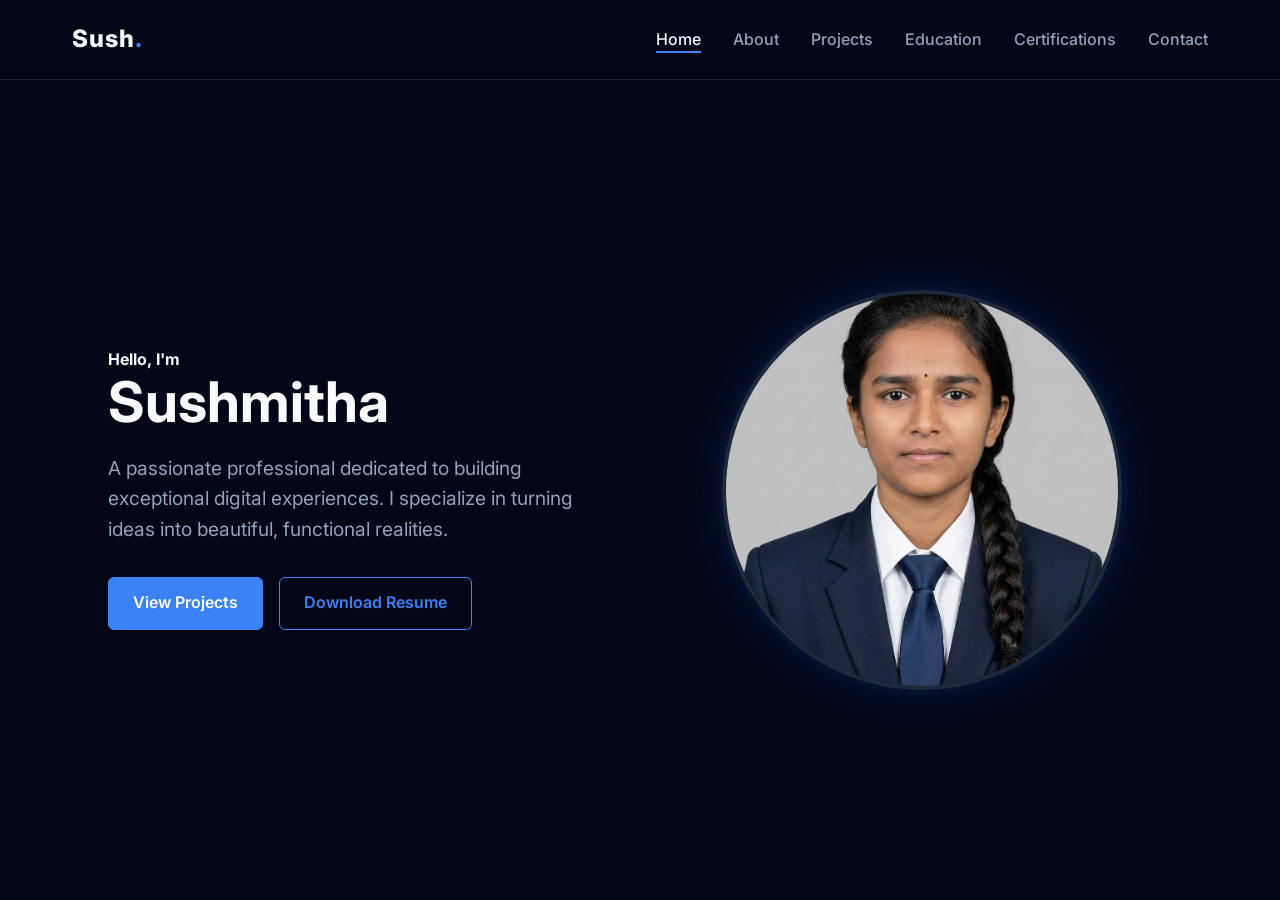
<file: index.html>
<!DOCTYPE html>
<html lang="en">
<head>
    <meta charset="UTF-8">
    <meta name="viewport" content="width=device-width, initial-scale=1.0">
    <title>Sushmitha | Professional Portfolio</title>
    <meta name="description" content="Professional portfolio of Sushmitha, showcasing projects, education, and certifications.">
    
    <!-- Google Fonts -->
    <link rel="preconnect" href="https://fonts.googleapis.com">
    <link rel="preconnect" href="https://fonts.gstatic.com" crossorigin>
    <link href="https://fonts.googleapis.com/css2?family=Inter:wght@300;400;500;600;700;800&display=swap" rel="stylesheet">
    
    <!-- Custom CSS -->
    <link rel="stylesheet" href="assets/css/style.css">
    
    <!-- Font Awesome for Icons -->
    <link rel="stylesheet" href="https://cdnjs.cloudflare.com/ajax/libs/font-awesome/6.4.0/css/all.min.css">
</head>
<body>

    <!-- Navigation -->
    <nav class="navbar">
        <div class="container nav-container">
            <a href="index.html" class="logo">Sush<span>.</span></a>
            <button class="mobile-menu-btn"><i class="fas fa-bars"></i></button>
            <ul class="nav-links">
                <li><a href="index.html" class="nav-link active">Home</a></li>
                <li><a href="about.html" class="nav-link">About</a></li>
                <li><a href="projects.html" class="nav-link">Projects</a></li>
                <li><a href="education.html" class="nav-link">Education</a></li>
                <li><a href="certifications.html" class="nav-link">Certifications</a></li>
                <li><a href="contact.html" class="nav-link">Contact</a></li>
            </ul>
        </div>
    </nav>

    <!-- Hero Section -->
    <section class="hero" id="home">
        <div class="container hero-content">
            <div class="hero-text fade-in">
                <h4>Hello, I'm</h4>
                <h1>Sushmitha</h1>
                <p>A passionate professional dedicated to building exceptional digital experiences. I specialize in turning ideas into beautiful, functional realities.</p>
                
                <div class="hero-buttons">
                    <a href="projects.html" class="btn btn-primary">View Projects</a>
                    <a href="WhatsApp Image 2026-05-03 at 1.19.05 PM.jpeg" download="Sushmitha_Resume" class="btn btn-outline">Download Resume</a>
                </div>
            </div>
            
            <div class="hero-image-container fade-in" style="animation-delay: 0.2s;">
                <img src="WhatsApp Image 2026-05-03 at 1.15.48 PM.jpeg" alt="Sushmitha" class="hero-image">
            </div>
        </div>
    </section>

    <!-- JS -->
    <script src="assets/js/main.js"></script>
</body>
</html>
</file>
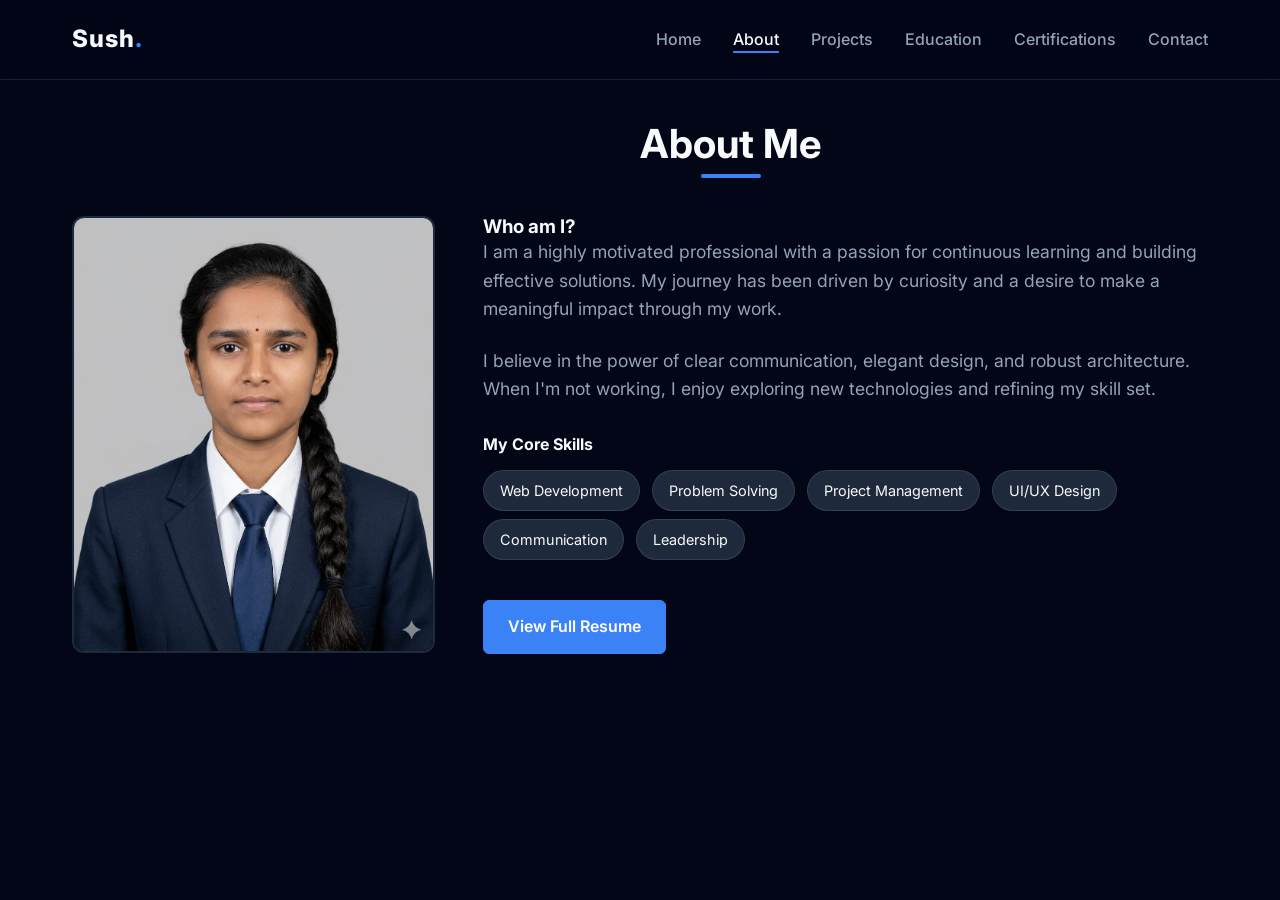
<file: about.html>
<!DOCTYPE html>
<html lang="en">
<head>
    <meta charset="UTF-8">
    <meta name="viewport" content="width=device-width, initial-scale=1.0">
    <title>About | Sushmitha</title>
    
    <!-- Google Fonts -->
    <link rel="preconnect" href="https://fonts.googleapis.com">
    <link rel="preconnect" href="https://fonts.gstatic.com" crossorigin>
    <link href="https://fonts.googleapis.com/css2?family=Inter:wght@300;400;500;600;700;800&display=swap" rel="stylesheet">
    
    <!-- Custom CSS -->
    <link rel="stylesheet" href="assets/css/style.css">
    
    <!-- Font Awesome -->
    <link rel="stylesheet" href="https://cdnjs.cloudflare.com/ajax/libs/font-awesome/6.4.0/css/all.min.css">
</head>
<body>

    <!-- Navigation -->
    <nav class="navbar">
        <div class="container nav-container">
            <a href="index.html" class="logo">Sush<span>.</span></a>
            <button class="mobile-menu-btn"><i class="fas fa-bars"></i></button>
            <ul class="nav-links">
                <li><a href="index.html" class="nav-link">Home</a></li>
                <li><a href="about.html" class="nav-link active">About</a></li>
                <li><a href="projects.html" class="nav-link">Projects</a></li>
                <li><a href="education.html" class="nav-link">Education</a></li>
                <li><a href="certifications.html" class="nav-link">Certifications</a></li>
                <li><a href="contact.html" class="nav-link">Contact</a></li>
            </ul>
        </div>
    </nav>

    <!-- About Section -->
    <section class="section" style="padding-top: 120px;">
        <div class="container">
            <h2 class="section-title fade-in">About Me</h2>
            
            <div class="about-grid">
                <div class="about-image fade-in" style="animation-delay: 0.2s;">
                    <img src="WhatsApp Image 2026-05-03 at 1.15.48 PM.jpeg" alt="Sushmitha" style="border-radius: 12px; border: 2px solid var(--secondary-color);">
                </div>
                
                <div class="about-details fade-in" style="animation-delay: 0.4s;">
                    <h3>Who am I?</h3>
                    <p>I am a highly motivated professional with a passion for continuous learning and building effective solutions. My journey has been driven by curiosity and a desire to make a meaningful impact through my work.</p>
                    <p>I believe in the power of clear communication, elegant design, and robust architecture. When I'm not working, I enjoy exploring new technologies and refining my skill set.</p>
                    
                    <div class="skills-container">
                        <h4 style="margin-bottom: 1rem;">My Core Skills</h4>
                        <span class="skill-tag">Web Development</span>
                        <span class="skill-tag">Problem Solving</span>
                        <span class="skill-tag">Project Management</span>
                        <span class="skill-tag">UI/UX Design</span>
                        <span class="skill-tag">Communication</span>
                        <span class="skill-tag">Leadership</span>
                    </div>
                    
                    <div style="margin-top: 2rem;">
                        <a href="WhatsApp Image 2026-05-03 at 1.19.05 PM.jpeg" download="Sushmitha_Resume" class="btn btn-primary">View Full Resume</a>
                    </div>
                </div>
            </div>
        </div>
    </section>

    <!-- JS -->
    <script src="assets/js/main.js"></script>
</body>
</html>
</file>
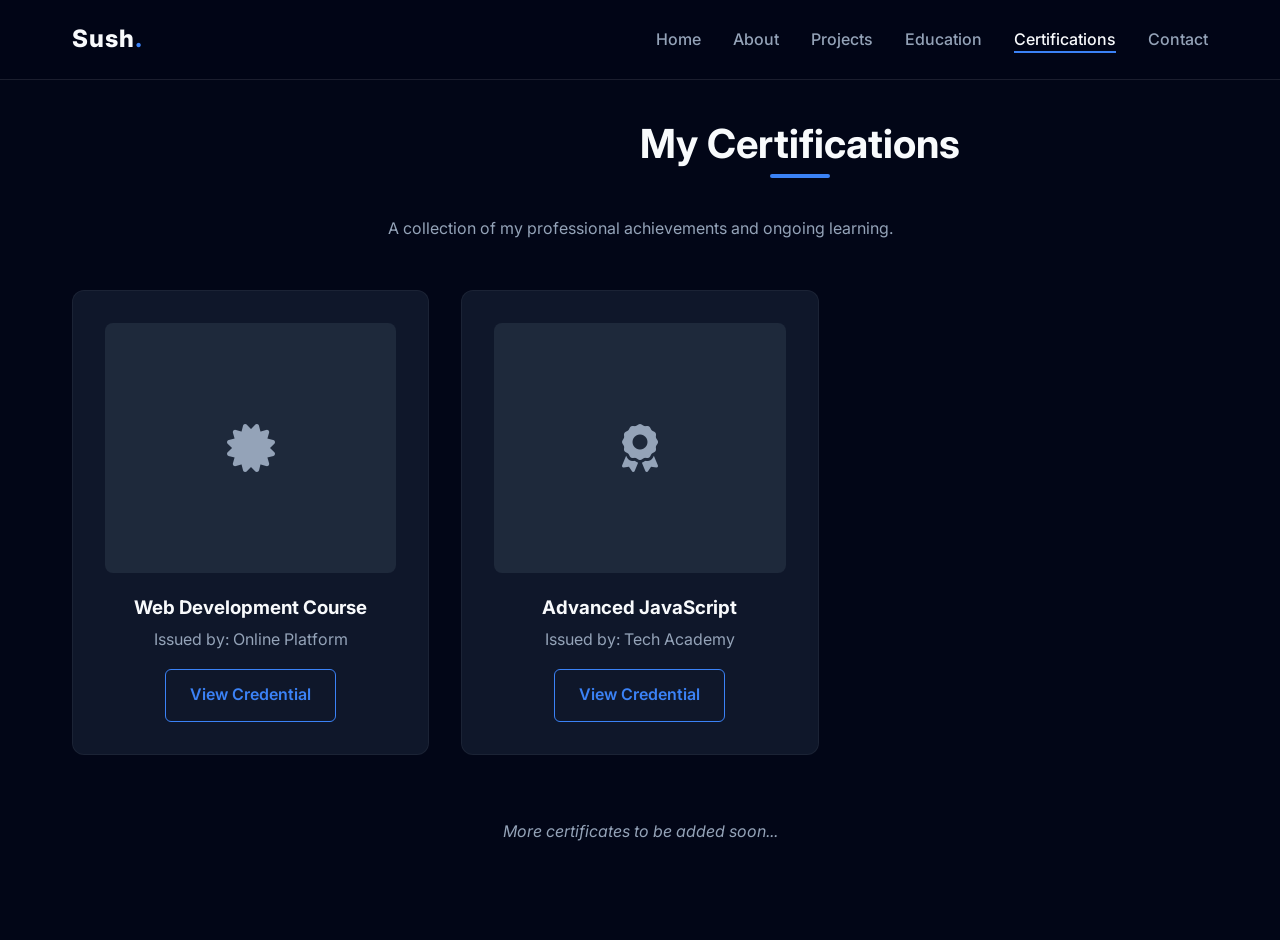
<file: certifications.html>
<!DOCTYPE html>
<html lang="en">
<head>
    <meta charset="UTF-8">
    <meta name="viewport" content="width=device-width, initial-scale=1.0">
    <title>Certifications | Sushmitha</title>
    
    <link rel="preconnect" href="https://fonts.googleapis.com">
    <link rel="preconnect" href="https://fonts.gstatic.com" crossorigin>
    <link href="https://fonts.googleapis.com/css2?family=Inter:wght@300;400;500;600;700;800&display=swap" rel="stylesheet">
    <link rel="stylesheet" href="assets/css/style.css">
    <link rel="stylesheet" href="https://cdnjs.cloudflare.com/ajax/libs/font-awesome/6.4.0/css/all.min.css">
</head>
<body>

    <!-- Navigation -->
    <nav class="navbar">
        <div class="container nav-container">
            <a href="index.html" class="logo">Sush<span>.</span></a>
            <button class="mobile-menu-btn"><i class="fas fa-bars"></i></button>
            <ul class="nav-links">
                <li><a href="index.html" class="nav-link">Home</a></li>
                <li><a href="about.html" class="nav-link">About</a></li>
                <li><a href="projects.html" class="nav-link">Projects</a></li>
                <li><a href="education.html" class="nav-link">Education</a></li>
                <li><a href="certifications.html" class="nav-link active">Certifications</a></li>
                <li><a href="contact.html" class="nav-link">Contact</a></li>
            </ul>
        </div>
    </nav>

    <!-- Certifications Section -->
    <section class="section" style="padding-top: 120px;">
        <div class="container">
            <h2 class="section-title fade-in">My Certifications</h2>
            <p class="fade-in" style="text-align: center; color: var(--text-muted); margin-bottom: 3rem;">A collection of my professional achievements and ongoing learning.</p>
            
            <div class="certs-grid">
                <!-- Example Placeholder Certificate (You can replace this later) -->
                <div class="card cert-card fade-in">
                    <!-- Replace the src with your actual certificate image when you have it -->
                    <div style="width: 100%; height: 250px; background-color: var(--secondary-color); border-radius: 8px; margin-bottom: 1.5rem; display: flex; align-items: center; justify-content: center; color: var(--text-muted);">
                        <i class="fas fa-certificate fa-3x"></i>
                    </div>
                    <h3 style="margin-bottom: 0.5rem;">Web Development Course</h3>
                    <p style="color: var(--text-muted); margin-bottom: 1rem;">Issued by: Online Platform</p>
                    <a href="#" class="btn btn-outline">View Credential</a>
                </div>
                
                <!-- Another Placeholder -->
                <div class="card cert-card fade-in" style="animation-delay: 0.2s;">
                    <div style="width: 100%; height: 250px; background-color: var(--secondary-color); border-radius: 8px; margin-bottom: 1.5rem; display: flex; align-items: center; justify-content: center; color: var(--text-muted);">
                        <i class="fas fa-award fa-3x"></i>
                    </div>
                    <h3 style="margin-bottom: 0.5rem;">Advanced JavaScript</h3>
                    <p style="color: var(--text-muted); margin-bottom: 1rem;">Issued by: Tech Academy</p>
                    <a href="#" class="btn btn-outline">View Credential</a>
                </div>
            </div>
            
            <div style="text-align: center; margin-top: 4rem;" class="fade-in">
                <p style="color: var(--text-muted); font-style: italic;">More certificates to be added soon...</p>
            </div>
        </div>
    </section>

    <!-- JS -->
    <script src="assets/js/main.js"></script>
</body>
</html>
</file>
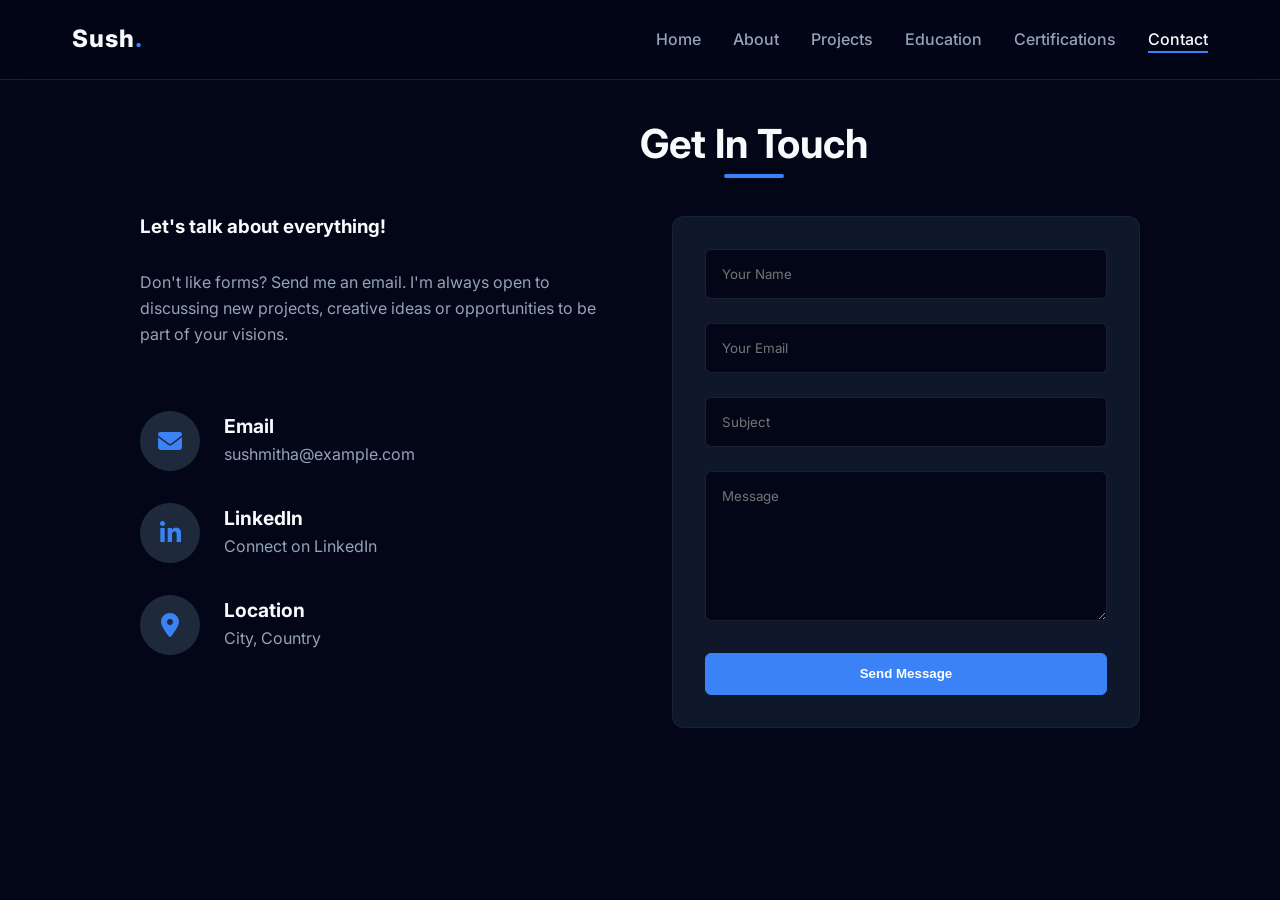
<file: contact.html>
<!DOCTYPE html>
<html lang="en">
<head>
    <meta charset="UTF-8">
    <meta name="viewport" content="width=device-width, initial-scale=1.0">
    <title>Contact | Sushmitha</title>
    
    <link rel="preconnect" href="https://fonts.googleapis.com">
    <link rel="preconnect" href="https://fonts.gstatic.com" crossorigin>
    <link href="https://fonts.googleapis.com/css2?family=Inter:wght@300;400;500;600;700;800&display=swap" rel="stylesheet">
    <link rel="stylesheet" href="assets/css/style.css">
    <link rel="stylesheet" href="https://cdnjs.cloudflare.com/ajax/libs/font-awesome/6.4.0/css/all.min.css">
    
    <style>
        .contact-form {
            background-color: var(--bg-card);
            padding: 2rem;
            border-radius: 12px;
            border: 1px solid rgba(255, 255, 255, 0.05);
        }
        
        .form-group {
            margin-bottom: 1.5rem;
        }
        
        .form-control {
            width: 100%;
            padding: 1rem;
            background-color: var(--bg-dark);
            border: 1px solid rgba(255, 255, 255, 0.1);
            color: var(--text-main);
            border-radius: 6px;
            font-family: inherit;
        }
        
        .form-control:focus {
            outline: none;
            border-color: var(--accent-color);
        }
        
        textarea.form-control {
            resize: vertical;
            min-height: 150px;
        }
    </style>
</head>
<body>

    <!-- Navigation -->
    <nav class="navbar">
        <div class="container nav-container">
            <a href="index.html" class="logo">Sush<span>.</span></a>
            <button class="mobile-menu-btn"><i class="fas fa-bars"></i></button>
            <ul class="nav-links">
                <li><a href="index.html" class="nav-link">Home</a></li>
                <li><a href="about.html" class="nav-link">About</a></li>
                <li><a href="projects.html" class="nav-link">Projects</a></li>
                <li><a href="education.html" class="nav-link">Education</a></li>
                <li><a href="certifications.html" class="nav-link">Certifications</a></li>
                <li><a href="contact.html" class="nav-link active">Contact</a></li>
            </ul>
        </div>
    </nav>

    <!-- Contact Section -->
    <section class="section" style="padding-top: 120px;">
        <div class="container">
            <h2 class="section-title fade-in">Get In Touch</h2>
            
            <div class="contact-container">
                <!-- Contact Info -->
                <div class="contact-info fade-in" style="animation-delay: 0.2s;">
                    <h3>Let's talk about everything!</h3>
                    <p style="color: var(--text-muted); margin-bottom: 2rem;">Don't like forms? Send me an email. I'm always open to discussing new projects, creative ideas or opportunities to be part of your visions.</p>
                    
                    <div class="contact-item">
                        <div class="contact-icon">
                            <i class="fas fa-envelope"></i>
                        </div>
                        <div class="contact-text">
                            <h4>Email</h4>
                            <a href="mailto:sushmitha@example.com">sushmitha@example.com</a>
                        </div>
                    </div>
                    
                    <div class="contact-item">
                        <div class="contact-icon">
                            <i class="fab fa-linkedin-in"></i>
                        </div>
                        <div class="contact-text">
                            <h4>LinkedIn</h4>
                            <a href="#" target="_blank">Connect on LinkedIn</a>
                        </div>
                    </div>
                    
                    <div class="contact-item">
                        <div class="contact-icon">
                            <i class="fas fa-map-marker-alt"></i>
                        </div>
                        <div class="contact-text">
                            <h4>Location</h4>
                            <p>City, Country</p>
                        </div>
                    </div>
                </div>
                
                <!-- Contact Form -->
                <div class="contact-form fade-in" style="animation-delay: 0.4s;">
                    <form action="#" method="POST">
                        <div class="form-group">
                            <input type="text" class="form-control" placeholder="Your Name" required>
                        </div>
                        <div class="form-group">
                            <input type="email" class="form-control" placeholder="Your Email" required>
                        </div>
                        <div class="form-group">
                            <input type="text" class="form-control" placeholder="Subject" required>
                        </div>
                        <div class="form-group">
                            <textarea class="form-control" placeholder="Message" required></textarea>
                        </div>
                        <button type="submit" class="btn btn-primary" style="width: 100%;">Send Message</button>
                    </form>
                </div>
            </div>
        </div>
    </section>

    <!-- JS -->
    <script src="assets/js/main.js"></script>
</body>
</html>
</file>
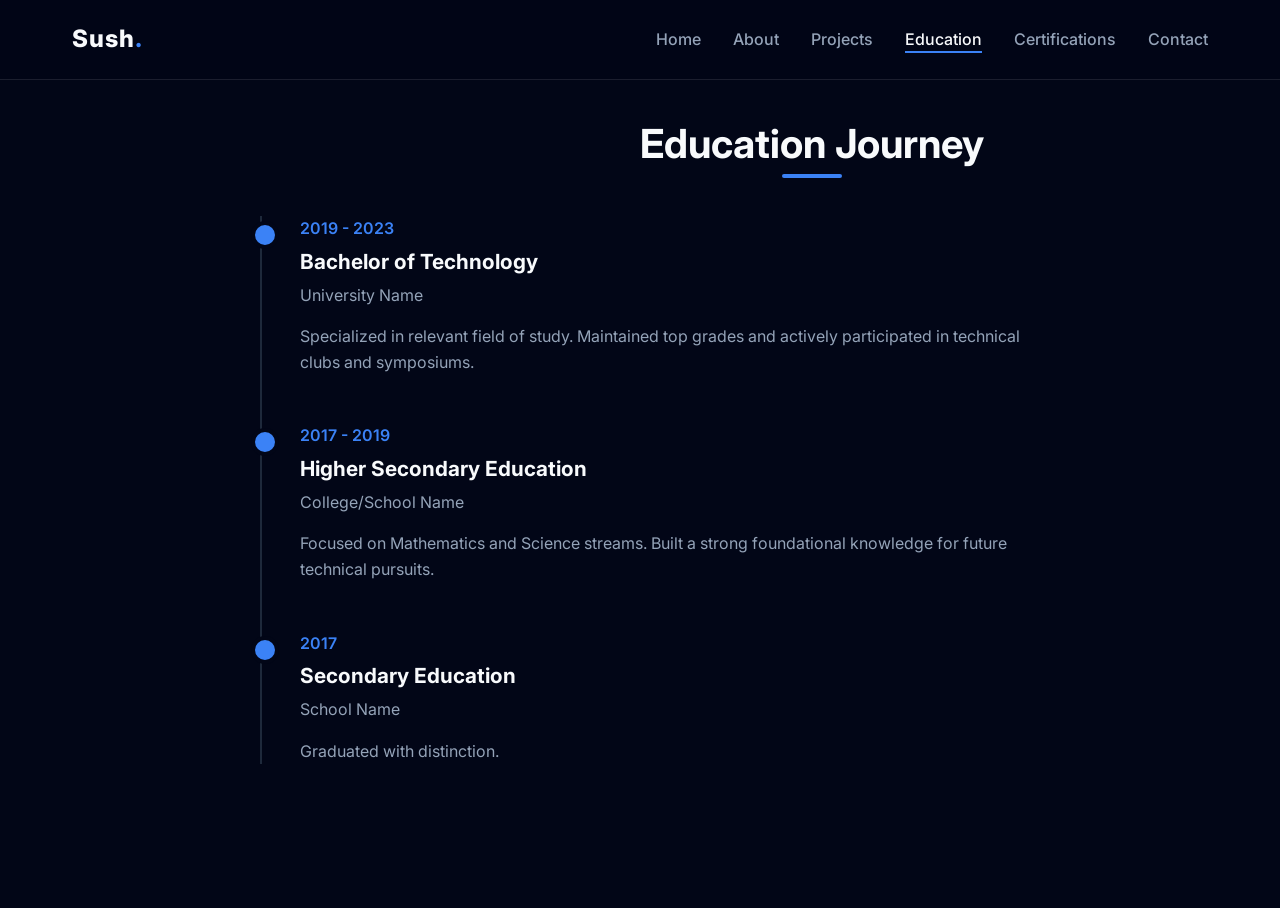
<file: education.html>
<!DOCTYPE html>
<html lang="en">
<head>
    <meta charset="UTF-8">
    <meta name="viewport" content="width=device-width, initial-scale=1.0">
    <title>Education | Sushmitha</title>
    
    <link rel="preconnect" href="https://fonts.googleapis.com">
    <link rel="preconnect" href="https://fonts.gstatic.com" crossorigin>
    <link href="https://fonts.googleapis.com/css2?family=Inter:wght@300;400;500;600;700;800&display=swap" rel="stylesheet">
    <link rel="stylesheet" href="assets/css/style.css">
    <link rel="stylesheet" href="https://cdnjs.cloudflare.com/ajax/libs/font-awesome/6.4.0/css/all.min.css">
</head>
<body>

    <!-- Navigation -->
    <nav class="navbar">
        <div class="container nav-container">
            <a href="index.html" class="logo">Sush<span>.</span></a>
            <button class="mobile-menu-btn"><i class="fas fa-bars"></i></button>
            <ul class="nav-links">
                <li><a href="index.html" class="nav-link">Home</a></li>
                <li><a href="about.html" class="nav-link">About</a></li>
                <li><a href="projects.html" class="nav-link">Projects</a></li>
                <li><a href="education.html" class="nav-link active">Education</a></li>
                <li><a href="certifications.html" class="nav-link">Certifications</a></li>
                <li><a href="contact.html" class="nav-link">Contact</a></li>
            </ul>
        </div>
    </nav>

    <!-- Education Section -->
    <section class="section" style="padding-top: 120px;">
        <div class="container">
            <h2 class="section-title fade-in">Education Journey</h2>
            
            <div class="timeline">
                <!-- Timeline Item 1 -->
                <div class="timeline-item fade-in">
                    <div class="timeline-date">2019 - 2023</div>
                    <h3 class="timeline-title">Bachelor of Technology</h3>
                    <div class="timeline-inst">University Name</div>
                    <p style="margin-top: 1rem; color: var(--text-muted);">Specialized in relevant field of study. Maintained top grades and actively participated in technical clubs and symposiums.</p>
                </div>
                
                <!-- Timeline Item 2 -->
                <div class="timeline-item fade-in">
                    <div class="timeline-date">2017 - 2019</div>
                    <h3 class="timeline-title">Higher Secondary Education</h3>
                    <div class="timeline-inst">College/School Name</div>
                    <p style="margin-top: 1rem; color: var(--text-muted);">Focused on Mathematics and Science streams. Built a strong foundational knowledge for future technical pursuits.</p>
                </div>
                
                <!-- Timeline Item 3 -->
                <div class="timeline-item fade-in">
                    <div class="timeline-date">2017</div>
                    <h3 class="timeline-title">Secondary Education</h3>
                    <div class="timeline-inst">School Name</div>
                    <p style="margin-top: 1rem; color: var(--text-muted);">Graduated with distinction.</p>
                </div>
            </div>
        </div>
    </section>

    <!-- JS -->
    <script src="assets/js/main.js"></script>
</body>
</html>
</file>
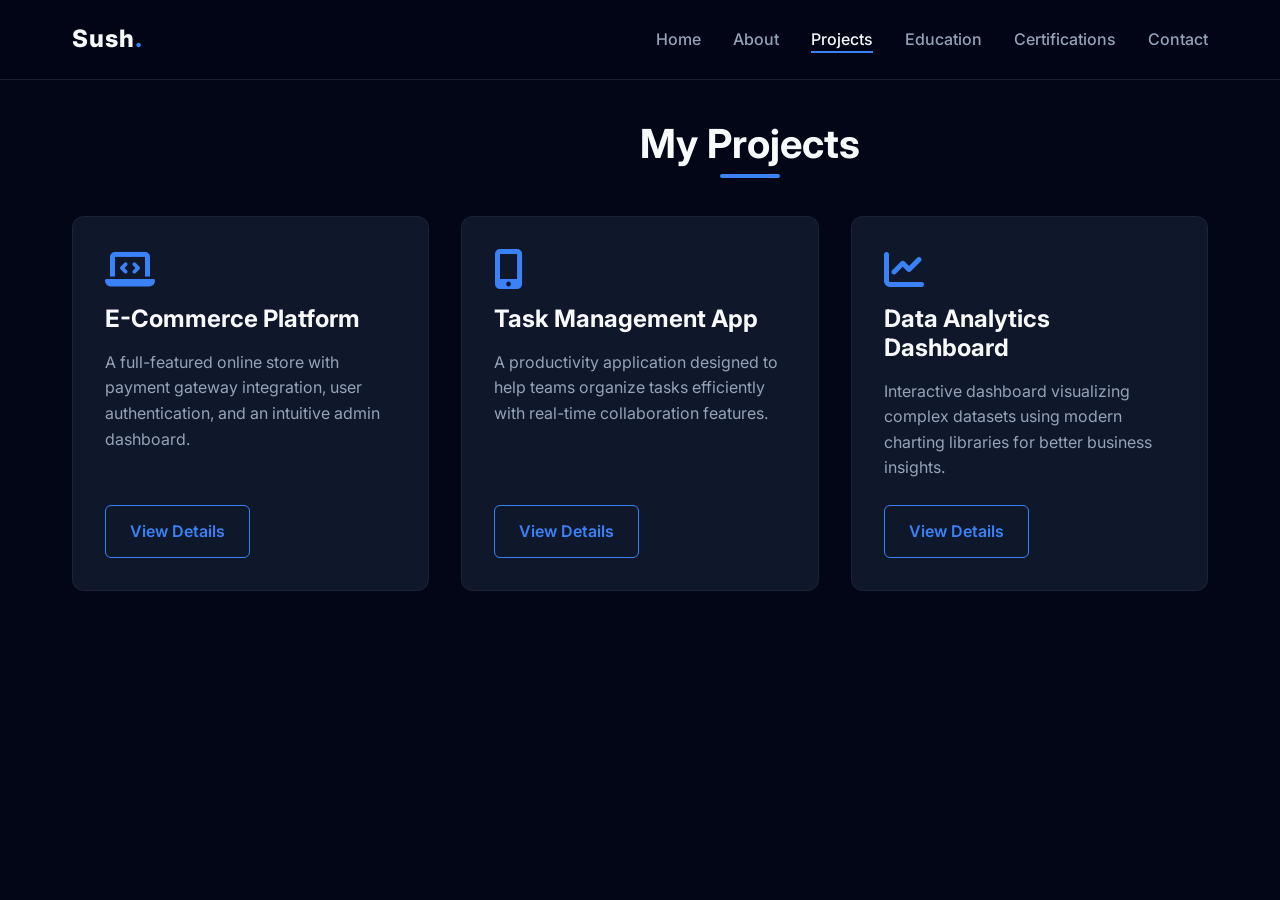
<file: projects.html>
<!DOCTYPE html>
<html lang="en">
<head>
    <meta charset="UTF-8">
    <meta name="viewport" content="width=device-width, initial-scale=1.0">
    <title>Projects | Sushmitha</title>
    
    <link rel="preconnect" href="https://fonts.googleapis.com">
    <link rel="preconnect" href="https://fonts.gstatic.com" crossorigin>
    <link href="https://fonts.googleapis.com/css2?family=Inter:wght@300;400;500;600;700;800&display=swap" rel="stylesheet">
    <link rel="stylesheet" href="assets/css/style.css">
    <link rel="stylesheet" href="https://cdnjs.cloudflare.com/ajax/libs/font-awesome/6.4.0/css/all.min.css">
</head>
<body>

    <!-- Navigation -->
    <nav class="navbar">
        <div class="container nav-container">
            <a href="index.html" class="logo">Sush<span>.</span></a>
            <button class="mobile-menu-btn"><i class="fas fa-bars"></i></button>
            <ul class="nav-links">
                <li><a href="index.html" class="nav-link">Home</a></li>
                <li><a href="about.html" class="nav-link">About</a></li>
                <li><a href="projects.html" class="nav-link active">Projects</a></li>
                <li><a href="education.html" class="nav-link">Education</a></li>
                <li><a href="certifications.html" class="nav-link">Certifications</a></li>
                <li><a href="contact.html" class="nav-link">Contact</a></li>
            </ul>
        </div>
    </nav>

    <!-- Projects Section -->
    <section class="section" style="padding-top: 120px;">
        <div class="container">
            <h2 class="section-title fade-in">My Projects</h2>
            
            <div class="projects-grid">
                <!-- Project 1 -->
                <div class="card project-card fade-in" style="animation-delay: 0.1s;">
                    <i class="fas fa-laptop-code project-icon"></i>
                    <h3 class="project-title">E-Commerce Platform</h3>
                    <p class="project-desc">A full-featured online store with payment gateway integration, user authentication, and an intuitive admin dashboard.</p>
                    <a href="#" class="btn btn-outline" style="width: fit-content;">View Details</a>
                </div>
                
                <!-- Project 2 -->
                <div class="card project-card fade-in" style="animation-delay: 0.2s;">
                    <i class="fas fa-mobile-alt project-icon"></i>
                    <h3 class="project-title">Task Management App</h3>
                    <p class="project-desc">A productivity application designed to help teams organize tasks efficiently with real-time collaboration features.</p>
                    <a href="#" class="btn btn-outline" style="width: fit-content;">View Details</a>
                </div>
                
                <!-- Project 3 -->
                <div class="card project-card fade-in" style="animation-delay: 0.3s;">
                    <i class="fas fa-chart-line project-icon"></i>
                    <h3 class="project-title">Data Analytics Dashboard</h3>
                    <p class="project-desc">Interactive dashboard visualizing complex datasets using modern charting libraries for better business insights.</p>
                    <a href="#" class="btn btn-outline" style="width: fit-content;">View Details</a>
                </div>
            </div>
        </div>
    </section>

    <!-- JS -->
    <script src="assets/js/main.js"></script>
</body>
</html>
</file>
<file: assets/css/style.css>
/* =========================================
   CSS Variables (Professional Color Palette)
   ========================================= */
:root {
  /* Colors */
  --primary-color: #0f172a; /* Deep Navy */
  --secondary-color: #1e293b; /* Slate */
  --accent-color: #3b82f6; /* Professional Blue */
  --accent-hover: #2563eb;
  --text-main: #f8fafc; /* Crisp White/Off-white */
  --text-muted: #94a3b8; /* Slate Gray */
  --bg-dark: #020617; /* Very Dark Blue/Black */
  --bg-card: #0f172a;
  
  /* Layout */
  --nav-height: 80px;
  --container-width: 1200px;
  
  /* Transitions */
  --transition: all 0.3s cubic-bezier(0.4, 0, 0.2, 1);
}

/* =========================================
   Reset & Base Styles
   ========================================= */
* {
  margin: 0;
  padding: 0;
  box-sizing: border-box;
}

html {
  scroll-behavior: smooth;
}

body {
  font-family: 'Inter', -apple-system, BlinkMacSystemFont, 'Segoe UI', Roboto, Helvetica, Arial, sans-serif;
  background-color: var(--bg-dark);
  color: var(--text-main);
  line-height: 1.6;
  overflow-x: hidden;
}

a {
  text-decoration: none;
  color: var(--text-main);
  transition: var(--transition);
}

ul {
  list-style: none;
}

img {
  max-width: 100%;
  height: auto;
  display: block;
}

.container {
  max-width: var(--container-width);
  margin: 0 auto;
  padding: 0 2rem;
}

/* =========================================
   Typography
   ========================================= */
h1, h2, h3, h4, h5, h6 {
  font-weight: 700;
  line-height: 1.2;
}

.section-title {
  text-align: center;
  font-size: 2.5rem;
  margin-bottom: 3rem;
  position: relative;
  display: inline-block;
  left: 50%;
  transform: translateX(-50%);
}

.section-title::after {
  content: '';
  position: absolute;
  bottom: -10px;
  left: 50%;
  transform: translateX(-50%);
  width: 60px;
  height: 4px;
  background-color: var(--accent-color);
  border-radius: 2px;
}

/* =========================================
   Navigation
   ========================================= */
.navbar {
  position: fixed;
  top: 0;
  left: 0;
  width: 100%;
  height: var(--nav-height);
  background: rgba(2, 6, 23, 0.8);
  backdrop-filter: blur(10px);
  -webkit-backdrop-filter: blur(10px);
  border-bottom: 1px solid rgba(255, 255, 255, 0.1);
  z-index: 1000;
  display: flex;
  align-items: center;
}

.nav-container {
  display: flex;
  justify-content: space-between;
  align-items: center;
  width: 100%;
}

.logo {
  font-size: 1.5rem;
  font-weight: 800;
  letter-spacing: 1px;
  color: var(--text-main);
}

.logo span {
  color: var(--accent-color);
}

.nav-links {
  display: flex;
  gap: 2rem;
}

.nav-link {
  font-size: 1rem;
  font-weight: 500;
  color: var(--text-muted);
  position: relative;
}

.nav-link:hover,
.nav-link.active {
  color: var(--text-main);
}

.nav-link::after {
  content: '';
  position: absolute;
  width: 0;
  height: 2px;
  bottom: -4px;
  left: 0;
  background-color: var(--accent-color);
  transition: var(--transition);
}

.nav-link:hover::after,
.nav-link.active::after {
  width: 100%;
}

.mobile-menu-btn {
  display: none;
  background: none;
  border: none;
  color: var(--text-main);
  font-size: 1.5rem;
  cursor: pointer;
}

/* =========================================
   Buttons
   ========================================= */
.btn {
  display: inline-block;
  padding: 0.8rem 1.5rem;
  border-radius: 6px;
  font-weight: 600;
  cursor: pointer;
  transition: var(--transition);
  text-align: center;
}

.btn-primary {
  background-color: var(--accent-color);
  color: #fff;
  border: 1px solid var(--accent-color);
}

.btn-primary:hover {
  background-color: var(--accent-hover);
  border-color: var(--accent-hover);
  transform: translateY(-2px);
  box-shadow: 0 4px 12px rgba(59, 130, 246, 0.3);
}

.btn-outline {
  background-color: transparent;
  color: var(--accent-color);
  border: 1px solid var(--accent-color);
}

.btn-outline:hover {
  background-color: var(--accent-color);
  color: #fff;
  transform: translateY(-2px);
}

/* =========================================
   Hero Section (Home)
   ========================================= */
.hero {
  min-height: 100vh;
  display: flex;
  align-items: center;
  padding-top: var(--nav-height);
}

.hero-content {
  display: grid;
  grid-template-columns: 1fr 1fr;
  gap: 4rem;
  align-items: center;
}

.hero-text h1 {
  font-size: 3.5rem;
  margin-bottom: 1rem;
}

.hero-text h1 span {
  color: var(--accent-color);
}

.hero-text p {
  font-size: 1.2rem;
  color: var(--text-muted);
  margin-bottom: 2rem;
  max-width: 500px;
}

.hero-buttons {
  display: flex;
  gap: 1rem;
}

.hero-image-container {
  position: relative;
  display: flex;
  justify-content: center;
}

.hero-image {
  width: 400px;
  height: 400px;
  border-radius: 50%;
  object-fit: cover;
  border: 4px solid var(--secondary-color);
  box-shadow: 0 0 40px rgba(59, 130, 246, 0.2);
  z-index: 2;
  position: relative;
}

/* Glow effect behind image */
.hero-image-container::before {
  content: '';
  position: absolute;
  top: 50%;
  left: 50%;
  transform: translate(-50%, -50%);
  width: 420px;
  height: 420px;
  border-radius: 50%;
  background: radial-gradient(circle, rgba(59,130,246,0.4) 0%, rgba(2,6,23,0) 70%);
  z-index: 1;
}

/* =========================================
   Sections & Cards
   ========================================= */
.section {
  padding: 6rem 0;
}

.card {
  background-color: var(--bg-card);
  border: 1px solid rgba(255, 255, 255, 0.05);
  border-radius: 12px;
  padding: 2rem;
  transition: var(--transition);
}

.card:hover {
  transform: translateY(-5px);
  border-color: rgba(59, 130, 246, 0.3);
  box-shadow: 0 10px 30px rgba(0, 0, 0, 0.5);
}

/* =========================================
   About Section
   ========================================= */
.about-grid {
  display: grid;
  grid-template-columns: 1fr 2fr;
  gap: 3rem;
}

.about-details p {
  margin-bottom: 1.5rem;
  color: var(--text-muted);
  font-size: 1.1rem;
}

.skills-container {
  margin-top: 2rem;
}

.skill-tag {
  display: inline-block;
  background-color: var(--secondary-color);
  color: var(--text-main);
  padding: 0.5rem 1rem;
  border-radius: 50px;
  font-size: 0.9rem;
  margin: 0 0.5rem 0.5rem 0;
  border: 1px solid rgba(255, 255, 255, 0.1);
}

/* =========================================
   Projects Section
   ========================================= */
.projects-grid {
  display: grid;
  grid-template-columns: repeat(auto-fill, minmax(300px, 1fr));
  gap: 2rem;
}

.project-card {
  display: flex;
  flex-direction: column;
}

.project-icon {
  font-size: 2.5rem;
  color: var(--accent-color);
  margin-bottom: 1rem;
}

.project-title {
  font-size: 1.5rem;
  margin-bottom: 1rem;
}

.project-desc {
  color: var(--text-muted);
  margin-bottom: 1.5rem;
  flex-grow: 1;
}

/* =========================================
   Education Section
   ========================================= */
.timeline {
  position: relative;
  max-width: 800px;
  margin: 0 auto;
}

.timeline::before {
  content: '';
  position: absolute;
  top: 0;
  bottom: 0;
  left: 20px;
  width: 2px;
  background-color: var(--secondary-color);
}

.timeline-item {
  position: relative;
  padding-left: 60px;
  margin-bottom: 3rem;
}

.timeline-item::before {
  content: '';
  position: absolute;
  left: 11px;
  top: 5px;
  width: 20px;
  height: 20px;
  border-radius: 50%;
  background-color: var(--accent-color);
  border: 4px solid var(--bg-dark);
}

.timeline-date {
  color: var(--accent-color);
  font-weight: 600;
  margin-bottom: 0.5rem;
}

.timeline-title {
  font-size: 1.3rem;
  margin-bottom: 0.5rem;
}

.timeline-inst {
  color: var(--text-muted);
}

/* =========================================
   Certifications Section
   ========================================= */
.certs-grid {
  display: grid;
  grid-template-columns: repeat(auto-fill, minmax(350px, 1fr));
  gap: 2rem;
}

.cert-card {
  text-align: center;
}

.cert-image {
  width: 100%;
  height: 250px;
  object-fit: cover;
  border-radius: 8px;
  margin-bottom: 1.5rem;
  border: 1px solid rgba(255,255,255,0.1);
  transition: var(--transition);
}

.cert-card:hover .cert-image {
  transform: scale(1.02);
}

/* =========================================
   Contact Section
   ========================================= */
.contact-container {
  display: grid;
  grid-template-columns: 1fr 1fr;
  gap: 4rem;
  max-width: 1000px;
  margin: 0 auto;
}

.contact-info {
  display: flex;
  flex-direction: column;
  gap: 2rem;
}

.contact-item {
  display: flex;
  align-items: center;
  gap: 1.5rem;
}

.contact-icon {
  width: 60px;
  height: 60px;
  background-color: var(--secondary-color);
  border-radius: 50%;
  display: flex;
  align-items: center;
  justify-content: center;
  font-size: 1.5rem;
  color: var(--accent-color);
}

.contact-text h4 {
  font-size: 1.2rem;
  margin-bottom: 0.2rem;
}

.contact-text p, .contact-text a {
  color: var(--text-muted);
}

.contact-text a:hover {
  color: var(--accent-color);
}

/* =========================================
   Footer
   ========================================= */
footer {
  text-align: center;
  padding: 2rem 0;
  border-top: 1px solid rgba(255,255,255,0.1);
  color: var(--text-muted);
}

/* =========================================
   Animations
   ========================================= */
.fade-in {
  opacity: 0;
  transform: translateY(20px);
  animation: fadeIn 0.8s forwards;
}

@keyframes fadeIn {
  to {
    opacity: 1;
    transform: translateY(0);
  }
}

/* =========================================
   Responsive Media Queries
   ========================================= */
@media (max-width: 992px) {
  .hero-content {
    grid-template-columns: 1fr;
    text-align: center;
  }
  
  .hero-text h1 {
    font-size: 3rem;
  }
  
  .hero-buttons {
    justify-content: center;
  }
  
  .hero-image {
    width: 300px;
    height: 300px;
  }
  
  .hero-image-container::before {
    width: 320px;
    height: 320px;
  }
  
  .about-grid, .contact-container {
    grid-template-columns: 1fr;
  }
}

@media (max-width: 768px) {
  .nav-links {
    position: fixed;
    top: var(--nav-height);
    left: -100%;
    width: 100%;
    height: calc(100vh - var(--nav-height));
    background-color: var(--bg-dark);
    flex-direction: column;
    align-items: center;
    padding-top: 2rem;
    transition: var(--transition);
  }
  
  .nav-links.active {
    left: 0;
  }
  
  .mobile-menu-btn {
    display: block;
  }
  
  .section-title {
    font-size: 2rem;
  }
}
</file>
